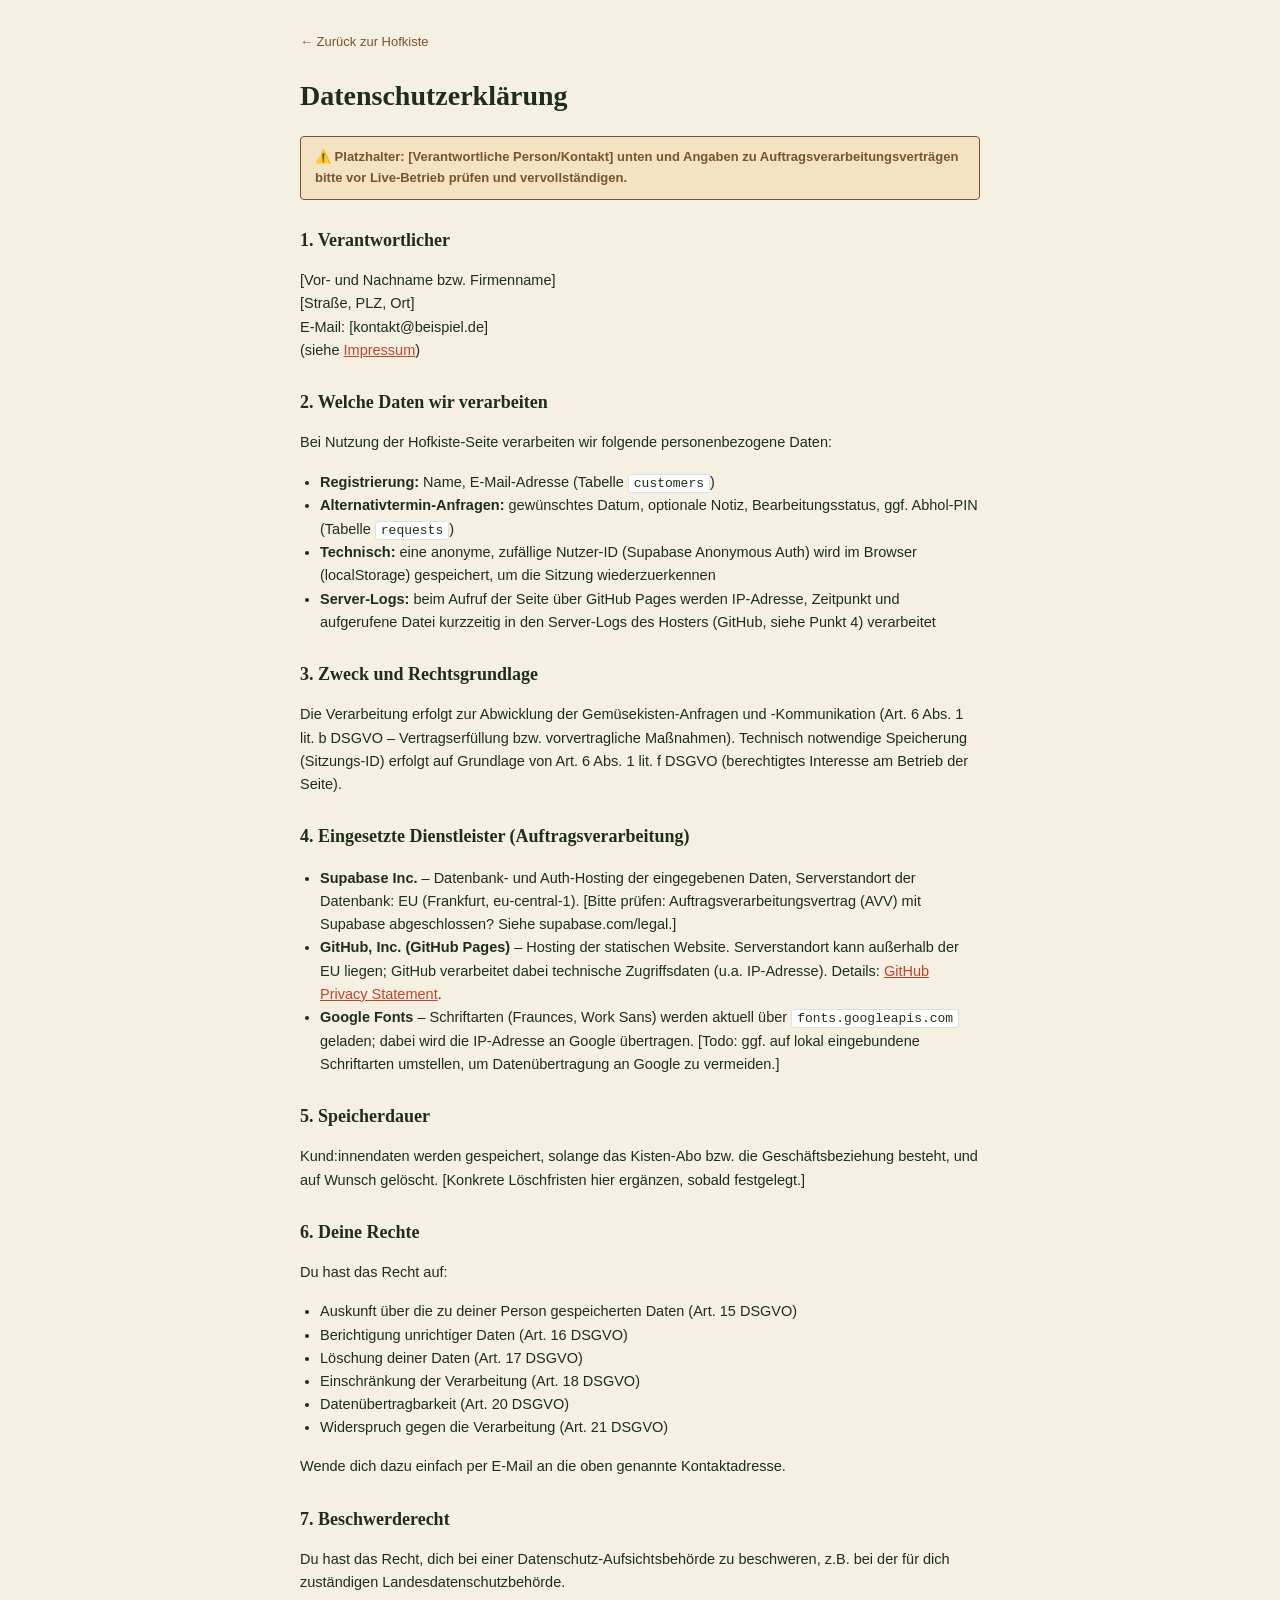
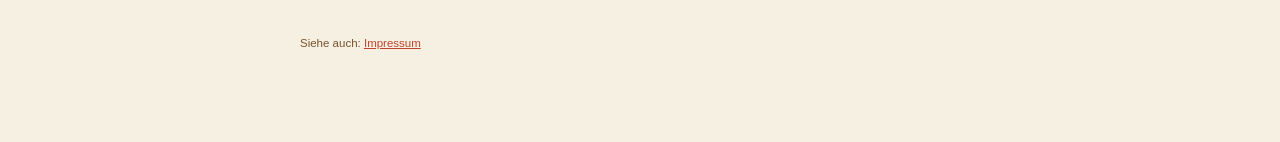
<file: datenschutz.html>
<!DOCTYPE html>
<html lang="de">
<head>
<meta charset="UTF-8">
<meta name="viewport" content="width=device-width, initial-scale=1">
<title>Datenschutzerklärung · Hofkiste</title>
<link rel="stylesheet" href="legal.css">
</head>
<body>
<div class="wrap">
  <a class="back" href="index.html">&larr; Zurück zur Hofkiste</a>
  <h1>Datenschutzerklärung</h1>

  <p class="todo">⚠️ Platzhalter: [Verantwortliche Person/Kontakt] unten und Angaben zu Auftragsverarbeitungsverträgen bitte vor Live-Betrieb prüfen und vervollständigen.</p>

  <h2>1. Verantwortlicher</h2>
  <p>
    [Vor- und Nachname bzw. Firmenname]<br>
    [Straße, PLZ, Ort]<br>
    E-Mail: [kontakt@beispiel.de]<br>
    (siehe <a href="impressum.html">Impressum</a>)
  </p>

  <h2>2. Welche Daten wir verarbeiten</h2>
  <p>Bei Nutzung der Hofkiste-Seite verarbeiten wir folgende personenbezogene Daten:</p>
  <ul>
    <li><b>Registrierung:</b> Name, E-Mail-Adresse (Tabelle <code>customers</code>)</li>
    <li><b>Alternativtermin-Anfragen:</b> gewünschtes Datum, optionale Notiz, Bearbeitungsstatus, ggf. Abhol-PIN (Tabelle <code>requests</code>)</li>
    <li><b>Technisch:</b> eine anonyme, zufällige Nutzer-ID (Supabase Anonymous Auth) wird im Browser (localStorage) gespeichert, um die Sitzung wiederzuerkennen</li>
    <li><b>Server-Logs:</b> beim Aufruf der Seite über GitHub Pages werden IP-Adresse, Zeitpunkt und aufgerufene Datei kurzzeitig in den Server-Logs des Hosters (GitHub, siehe Punkt 4) verarbeitet</li>
  </ul>

  <h2>3. Zweck und Rechtsgrundlage</h2>
  <p>
    Die Verarbeitung erfolgt zur Abwicklung der Gemüsekisten-Anfragen und -Kommunikation
    (Art. 6 Abs. 1 lit. b DSGVO – Vertragserfüllung bzw. vorvertragliche Maßnahmen).
    Technisch notwendige Speicherung (Sitzungs-ID) erfolgt auf Grundlage von
    Art. 6 Abs. 1 lit. f DSGVO (berechtigtes Interesse am Betrieb der Seite).
  </p>

  <h2>4. Eingesetzte Dienstleister (Auftragsverarbeitung)</h2>
  <ul>
    <li>
      <b>Supabase Inc.</b> – Datenbank- und Auth-Hosting der eingegebenen Daten,
      Serverstandort der Datenbank: EU (Frankfurt, eu-central-1).
      [Bitte prüfen: Auftragsverarbeitungsvertrag (AVV) mit Supabase abgeschlossen? Siehe supabase.com/legal.]
    </li>
    <li>
      <b>GitHub, Inc. (GitHub Pages)</b> – Hosting der statischen Website.
      Serverstandort kann außerhalb der EU liegen; GitHub verarbeitet dabei
      technische Zugriffsdaten (u.a. IP-Adresse). Details:
      <a href="https://docs.github.com/site-policy/privacy-policies/github-general-privacy-statement" target="_blank" rel="noopener">GitHub Privacy Statement</a>.
    </li>
    <li>
      <b>Google Fonts</b> – Schriftarten (Fraunces, Work Sans) werden aktuell über
      <code>fonts.googleapis.com</code> geladen; dabei wird die IP-Adresse an Google übertragen.
      [Todo: ggf. auf lokal eingebundene Schriftarten umstellen, um Datenübertragung an Google zu vermeiden.]
    </li>
  </ul>

  <h2>5. Speicherdauer</h2>
  <p>
    Kund:innendaten werden gespeichert, solange das Kisten-Abo bzw. die Geschäftsbeziehung
    besteht, und auf Wunsch gelöscht. [Konkrete Löschfristen hier ergänzen, sobald festgelegt.]
  </p>

  <h2>6. Deine Rechte</h2>
  <p>Du hast das Recht auf:</p>
  <ul>
    <li>Auskunft über die zu deiner Person gespeicherten Daten (Art. 15 DSGVO)</li>
    <li>Berichtigung unrichtiger Daten (Art. 16 DSGVO)</li>
    <li>Löschung deiner Daten (Art. 17 DSGVO)</li>
    <li>Einschränkung der Verarbeitung (Art. 18 DSGVO)</li>
    <li>Datenübertragbarkeit (Art. 20 DSGVO)</li>
    <li>Widerspruch gegen die Verarbeitung (Art. 21 DSGVO)</li>
  </ul>
  <p>Wende dich dazu einfach per E-Mail an die oben genannte Kontaktadresse.</p>

  <h2>7. Beschwerderecht</h2>
  <p>
    Du hast das Recht, dich bei einer Datenschutz-Aufsichtsbehörde zu beschweren,
    z.B. bei der für dich zuständigen Landesdatenschutzbehörde.
  </p>

  <p class="footer-note">Siehe auch: <a href="impressum.html">Impressum</a></p>
</div>
</body>
</html>
</file>
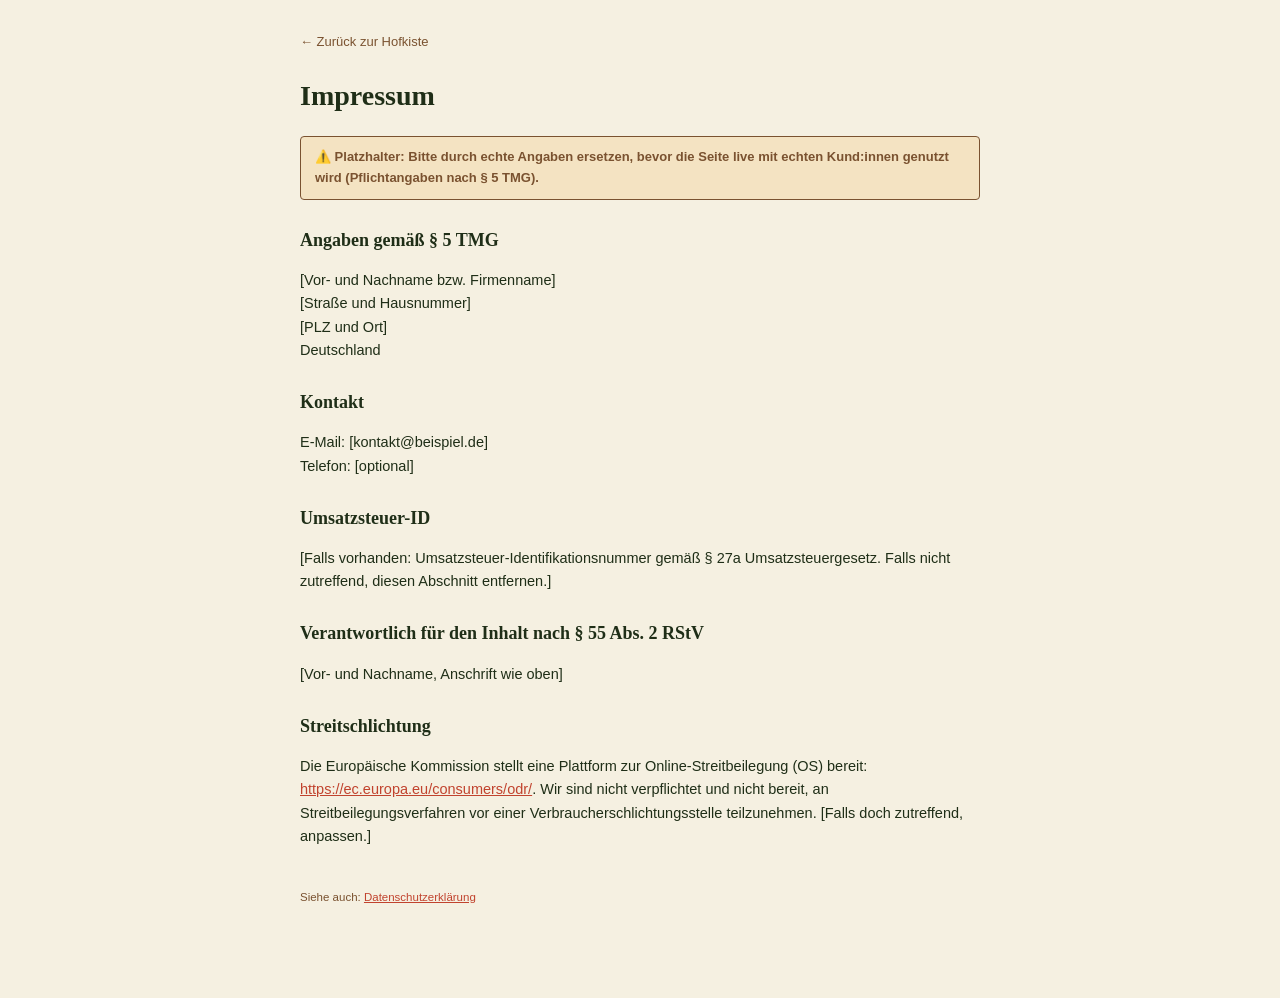
<file: impressum.html>
<!DOCTYPE html>
<html lang="de">
<head>
<meta charset="UTF-8">
<meta name="viewport" content="width=device-width, initial-scale=1">
<title>Impressum · Hofkiste</title>
<link rel="stylesheet" href="legal.css">
</head>
<body>
<div class="wrap">
  <a class="back" href="index.html">&larr; Zurück zur Hofkiste</a>
  <h1>Impressum</h1>

  <p class="todo">⚠️ Platzhalter: Bitte durch echte Angaben ersetzen, bevor die Seite live mit echten Kund:innen genutzt wird (Pflichtangaben nach § 5 TMG).</p>

  <h2>Angaben gemäß § 5 TMG</h2>
  <p>
    [Vor- und Nachname bzw. Firmenname]<br>
    [Straße und Hausnummer]<br>
    [PLZ und Ort]<br>
    Deutschland
  </p>

  <h2>Kontakt</h2>
  <p>
    E-Mail: [kontakt@beispiel.de]<br>
    Telefon: [optional]
  </p>

  <h2>Umsatzsteuer-ID</h2>
  <p>[Falls vorhanden: Umsatzsteuer-Identifikationsnummer gemäß § 27a Umsatzsteuergesetz. Falls nicht zutreffend, diesen Abschnitt entfernen.]</p>

  <h2>Verantwortlich für den Inhalt nach § 55 Abs. 2 RStV</h2>
  <p>[Vor- und Nachname, Anschrift wie oben]</p>

  <h2>Streitschlichtung</h2>
  <p>
    Die Europäische Kommission stellt eine Plattform zur Online-Streitbeilegung (OS) bereit:
    <a href="https://ec.europa.eu/consumers/odr/" target="_blank" rel="noopener">https://ec.europa.eu/consumers/odr/</a>.
    Wir sind nicht verpflichtet und nicht bereit, an Streitbeilegungsverfahren vor einer
    Verbraucherschlichtungsstelle teilzunehmen. [Falls doch zutreffend, anpassen.]
  </p>

  <p class="footer-note">Siehe auch: <a href="datenschutz.html">Datenschutzerklärung</a></p>
</div>
</body>
</html>
</file>
<file: legal.css>
:root{
  --kale:#1F2E17;
  --paper:#F5F0E1;
  --soil:#7A5230;
  --tomato:#C1432E;
  --line: rgba(31,46,23,0.15);
}
*{box-sizing:border-box;}
body{
  margin:0;
  background:var(--paper);
  color:var(--kale);
  font-family:'Work Sans', -apple-system, sans-serif;
  line-height:1.6;
}
.wrap{max-width:720px;margin:0 auto;padding:28px 20px 80px;}
.back{color:var(--soil);font-size:13px;text-decoration:none;}
.back:hover{text-decoration:underline;}
h1{font-family:'Fraunces', serif;font-weight:700;font-size:28px;margin:20px 0 18px;}
h2{font-family:'Fraunces', serif;font-weight:600;font-size:18px;margin:26px 0 8px;}
p, li{font-size:14.5px;}
ul{padding-left:20px;}
a{color:var(--tomato);}
code{background:#fff;border:1px solid var(--line);border-radius:3px;padding:1px 5px;font-size:13px;}
.todo{
  background:#f4e3c2;color:#7a5230;border:1px solid var(--soil);
  border-radius:4px;padding:10px 14px;font-size:13px;font-weight:600;
}
.footer-note{font-size:11.5px;color:var(--soil);margin-top:40px;}
</file>
